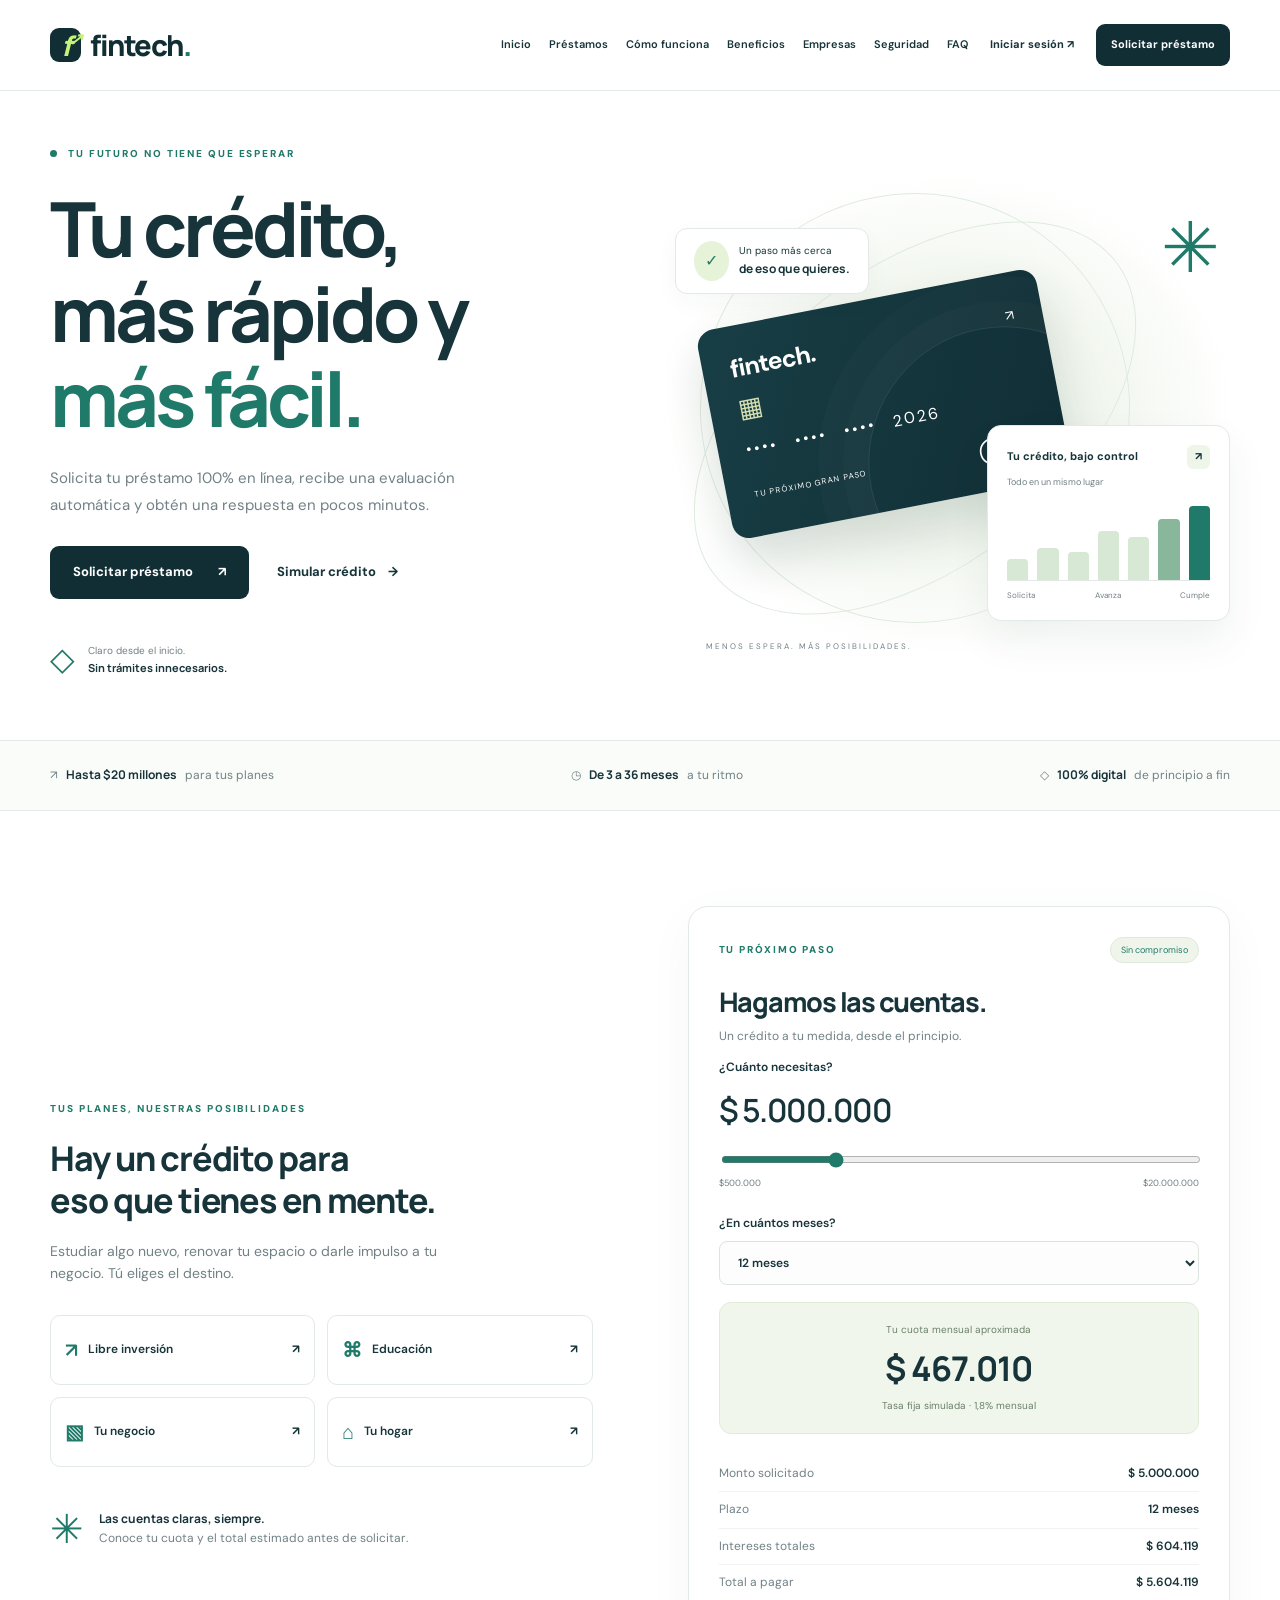
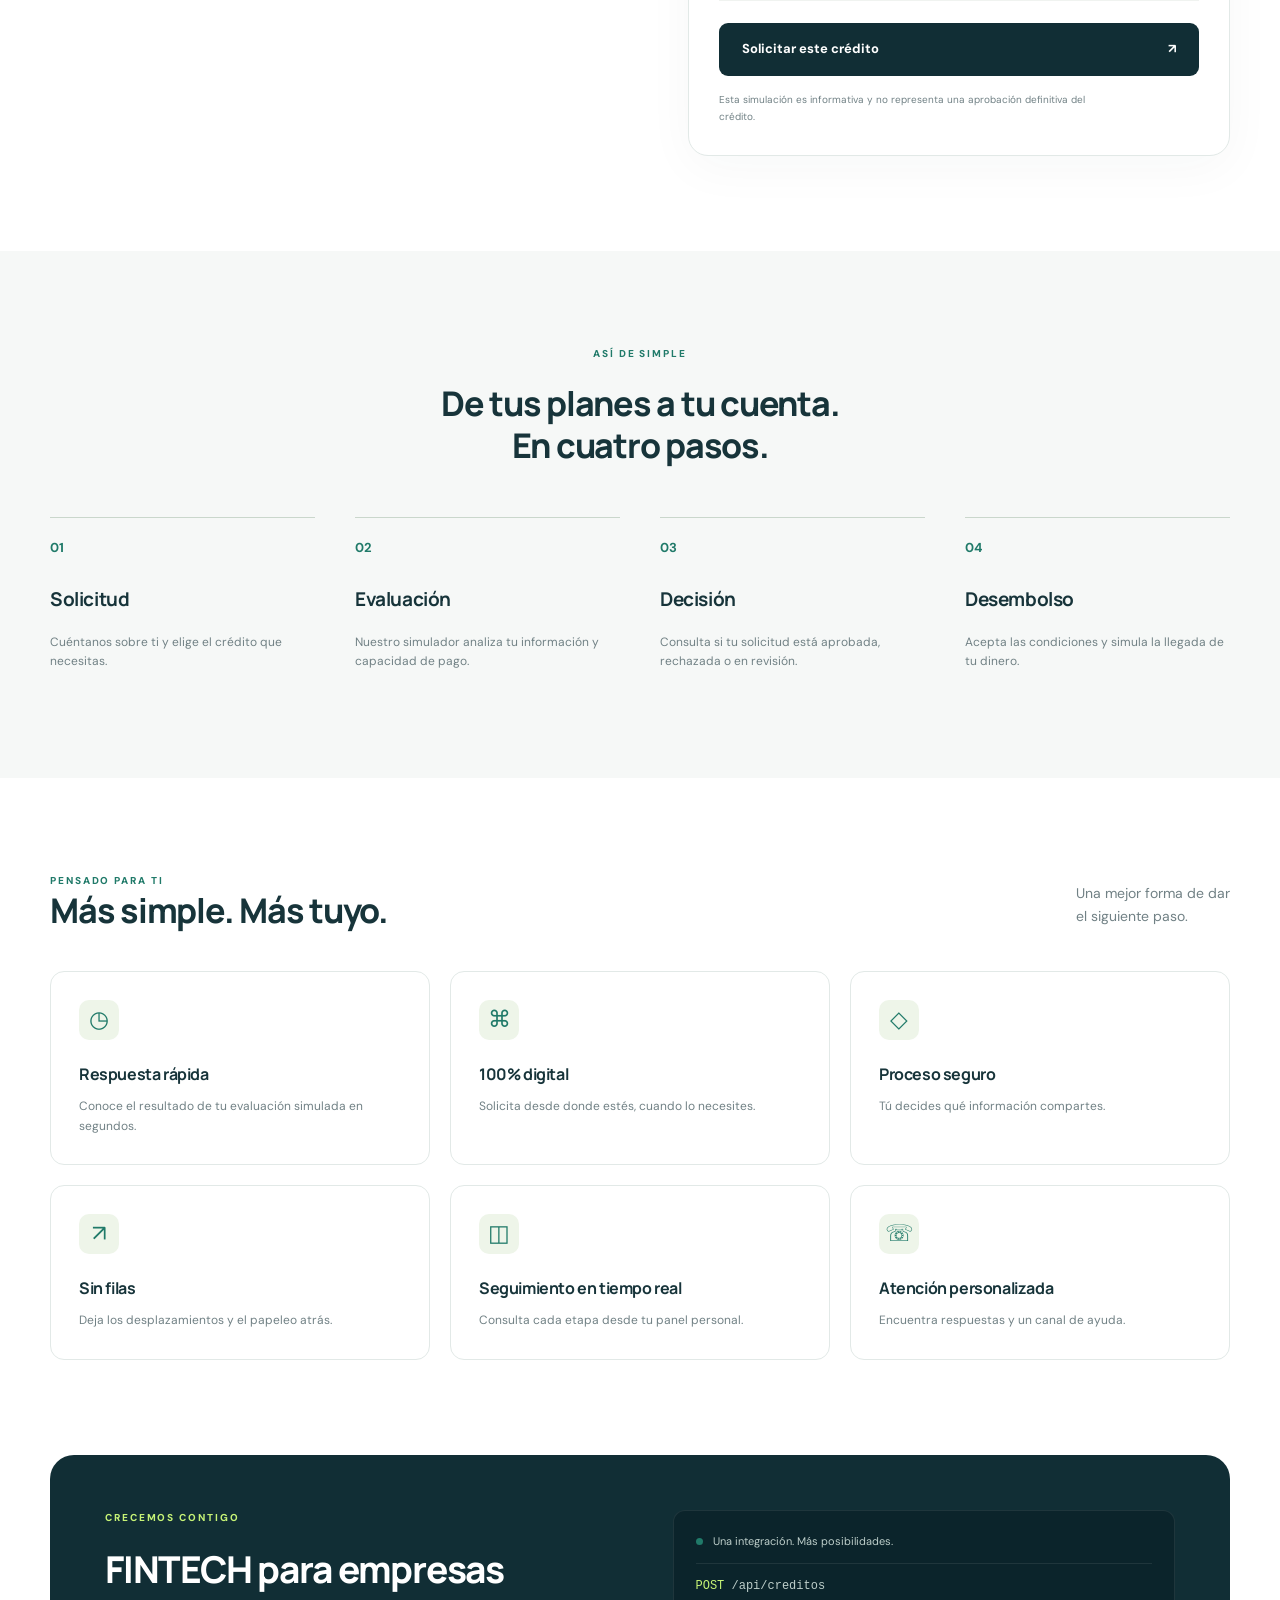
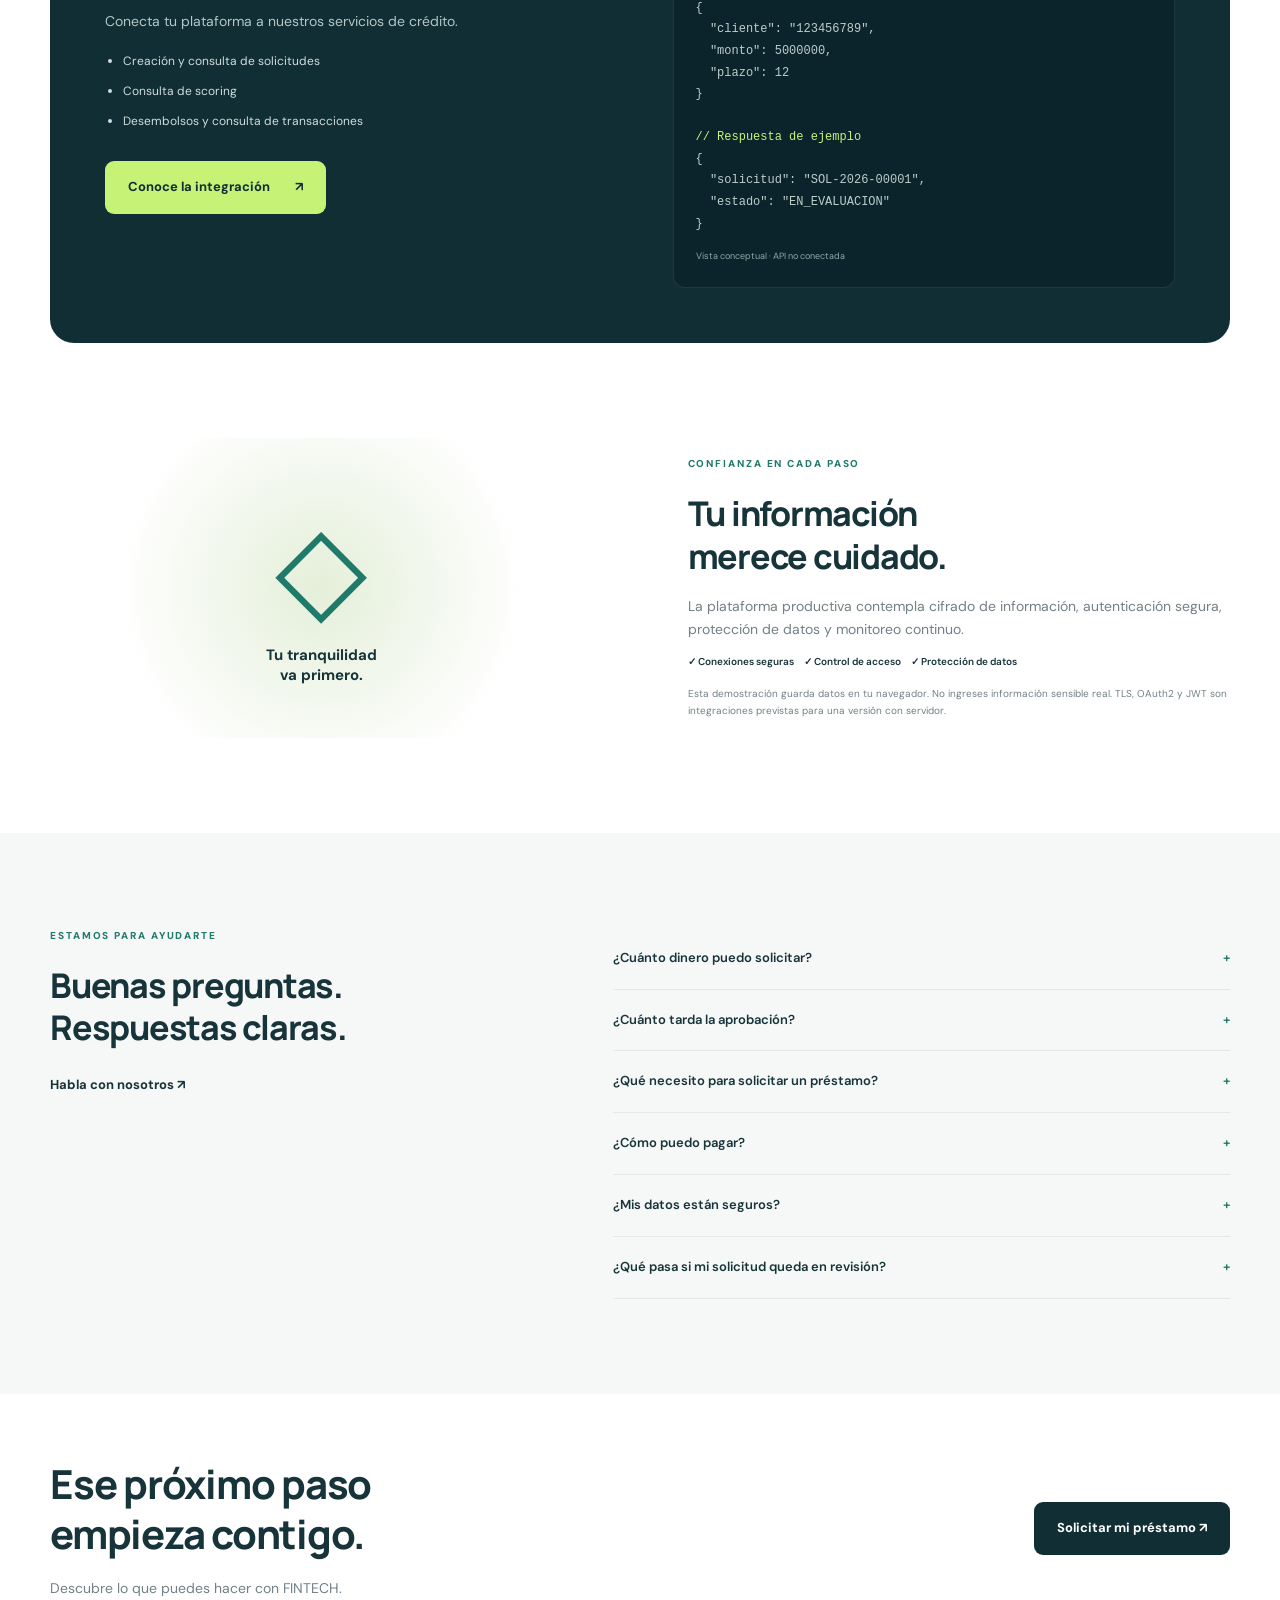
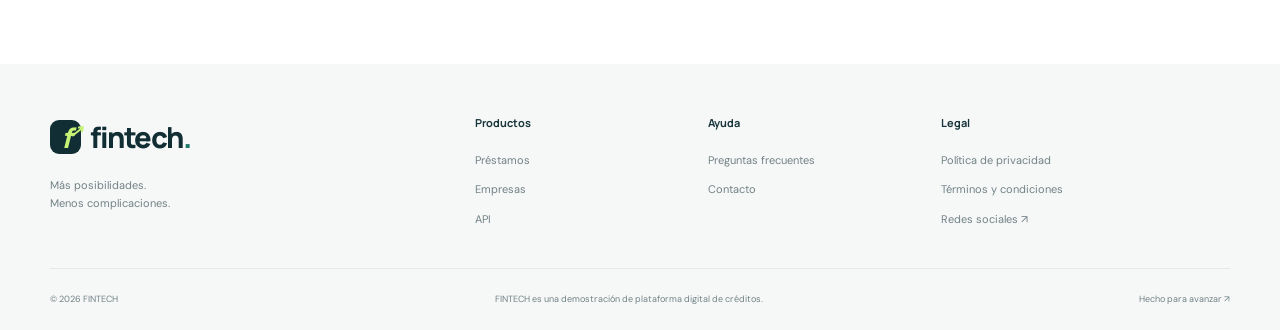
<file: index.html>
<!DOCTYPE html>
<html lang="es">
<head>
  <meta charset="UTF-8">
  <meta name="viewport" content="width=device-width, initial-scale=1.0">
  <meta name="theme-color" content="#112e35">
  <meta name="description" content="FINTECH: demostración de créditos digitales. Simula tu préstamo y gestiona solicitudes, desembolsos y pagos.">
  <title>Créditos para tus planes | FINTECH</title>
  <link rel="icon" href="favicon.svg" type="image/svg+xml">
  <link rel="stylesheet" href="css/styles.css">
  <script defer src="js/store.js"></script>
  <script defer src="js/auth.js"></script>
  <script defer src="js/prestamos.js"></script>
  <script defer src="js/admin.js"></script>
  <script defer src="js/app.js"></script>
</head>
<body data-page="landing">
  <div id="app"><div class="loading"><div class="spinner"></div><p>Cargando tu próximo paso…</p></div></div>
  <noscript>Activa JavaScript para usar FINTECH.</noscript>
</body>
</html>
</file>
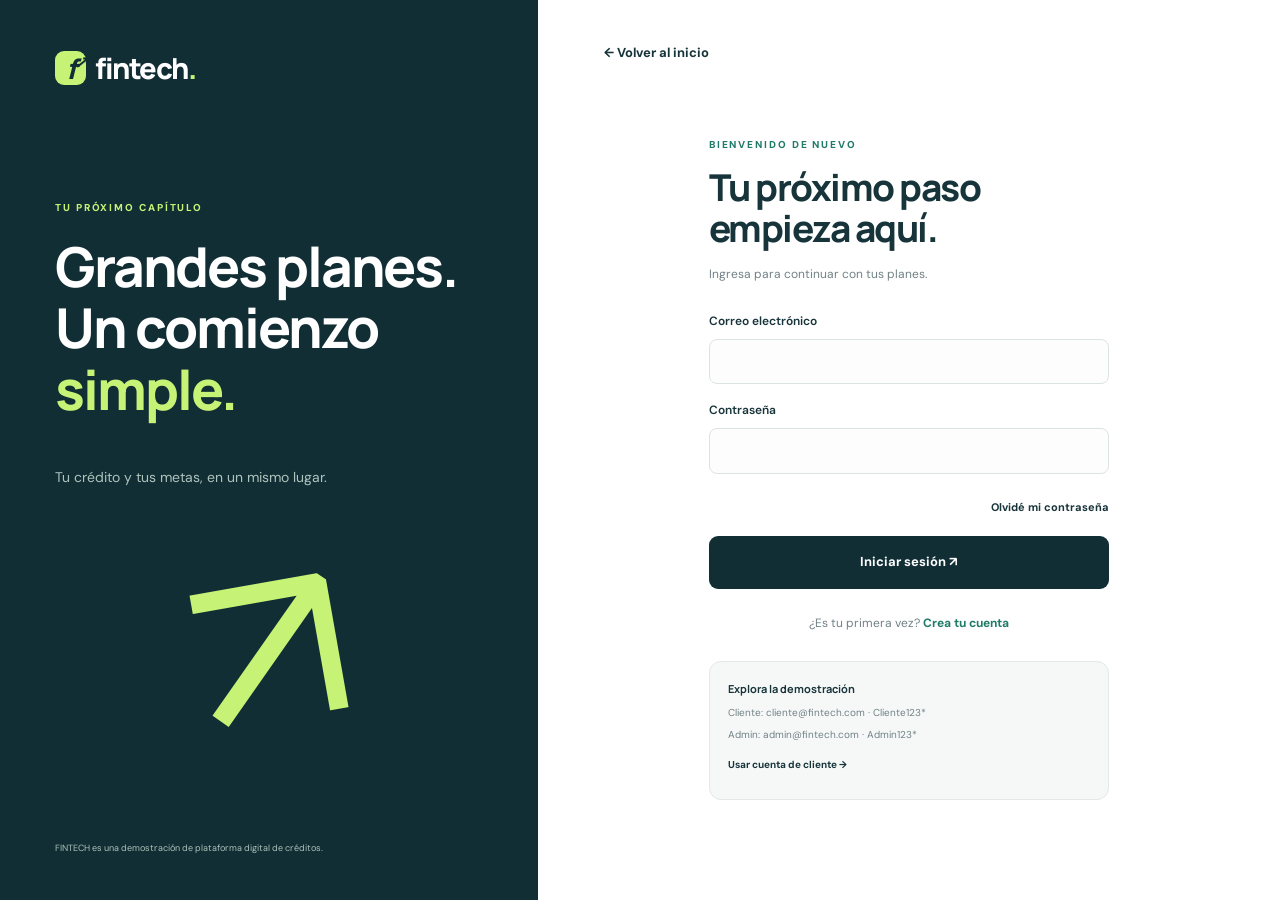
<file: admin.html>
<!DOCTYPE html>
<html lang="es">
<head>
  <meta charset="UTF-8">
  <meta name="viewport" content="width=device-width, initial-scale=1.0">
  <meta name="theme-color" content="#112e35">
  <meta name="description" content="FINTECH: demostración de créditos digitales. Simula tu préstamo y gestiona solicitudes, desembolsos y pagos.">
  <title>Administración | FINTECH</title>
  <link rel="icon" href="favicon.svg" type="image/svg+xml">
  <link rel="stylesheet" href="css/styles.css">
  <script defer src="js/store.js"></script>
  <script defer src="js/auth.js"></script>
  <script defer src="js/prestamos.js"></script>
  <script defer src="js/admin.js"></script>
  <script defer src="js/app.js"></script>
</head>
<body data-page="admin">
  <div id="app"><div class="loading"><div class="spinner"></div><p>Cargando tu próximo paso…</p></div></div>
  <noscript>Activa JavaScript para usar FINTECH.</noscript>
</body>
</html>
</file>
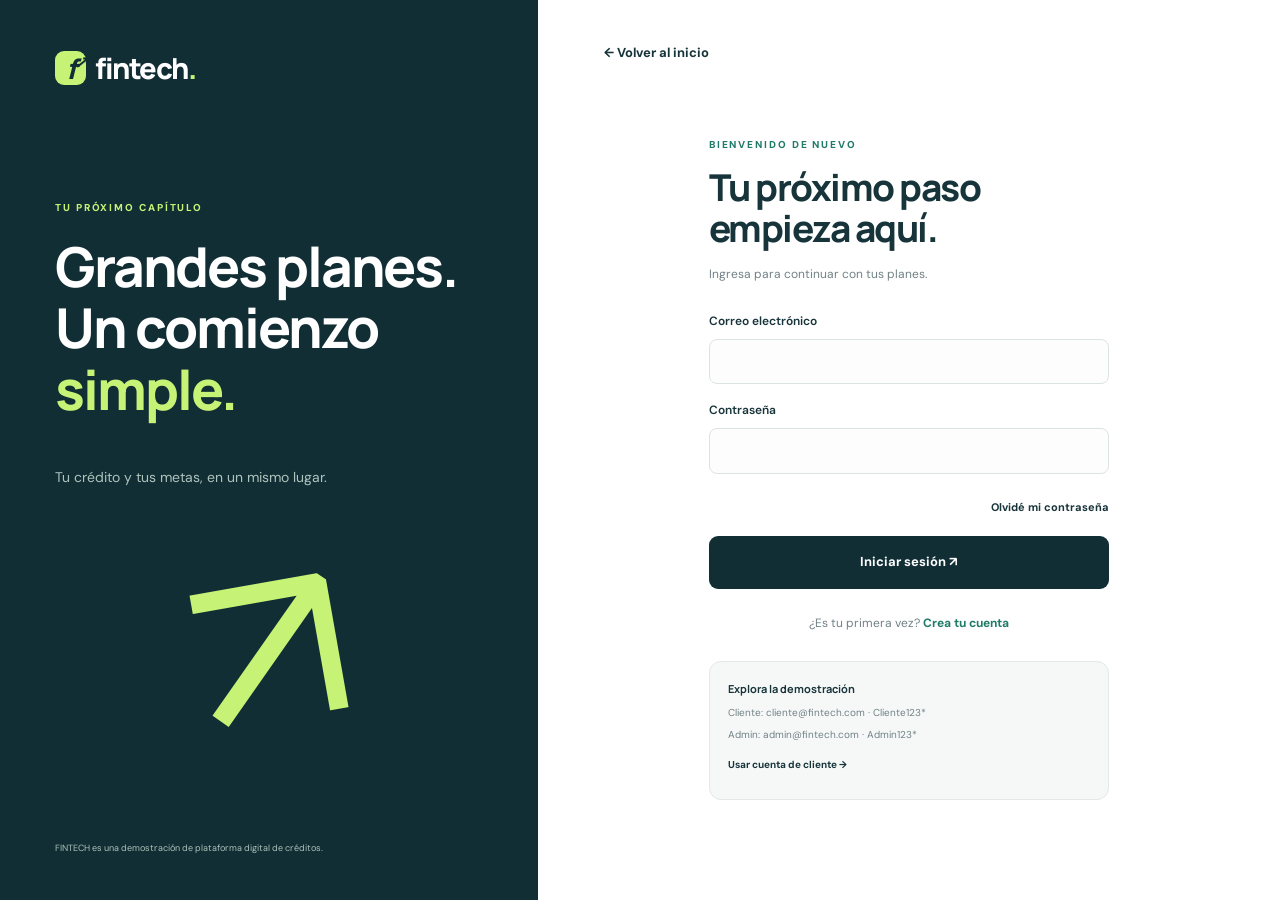
<file: dashboard.html>
<!DOCTYPE html>
<html lang="es">
<head>
  <meta charset="UTF-8">
  <meta name="viewport" content="width=device-width, initial-scale=1.0">
  <meta name="theme-color" content="#112e35">
  <meta name="description" content="FINTECH: demostración de créditos digitales. Simula tu préstamo y gestiona solicitudes, desembolsos y pagos.">
  <title>Mi espacio | FINTECH</title>
  <link rel="icon" href="favicon.svg" type="image/svg+xml">
  <link rel="stylesheet" href="css/styles.css">
  <script defer src="js/store.js"></script>
  <script defer src="js/auth.js"></script>
  <script defer src="js/prestamos.js"></script>
  <script defer src="js/admin.js"></script>
  <script defer src="js/app.js"></script>
</head>
<body data-page="home">
  <div id="app"><div class="loading"><div class="spinner"></div><p>Cargando tu próximo paso…</p></div></div>
  <noscript>Activa JavaScript para usar FINTECH.</noscript>
</body>
</html>
</file>
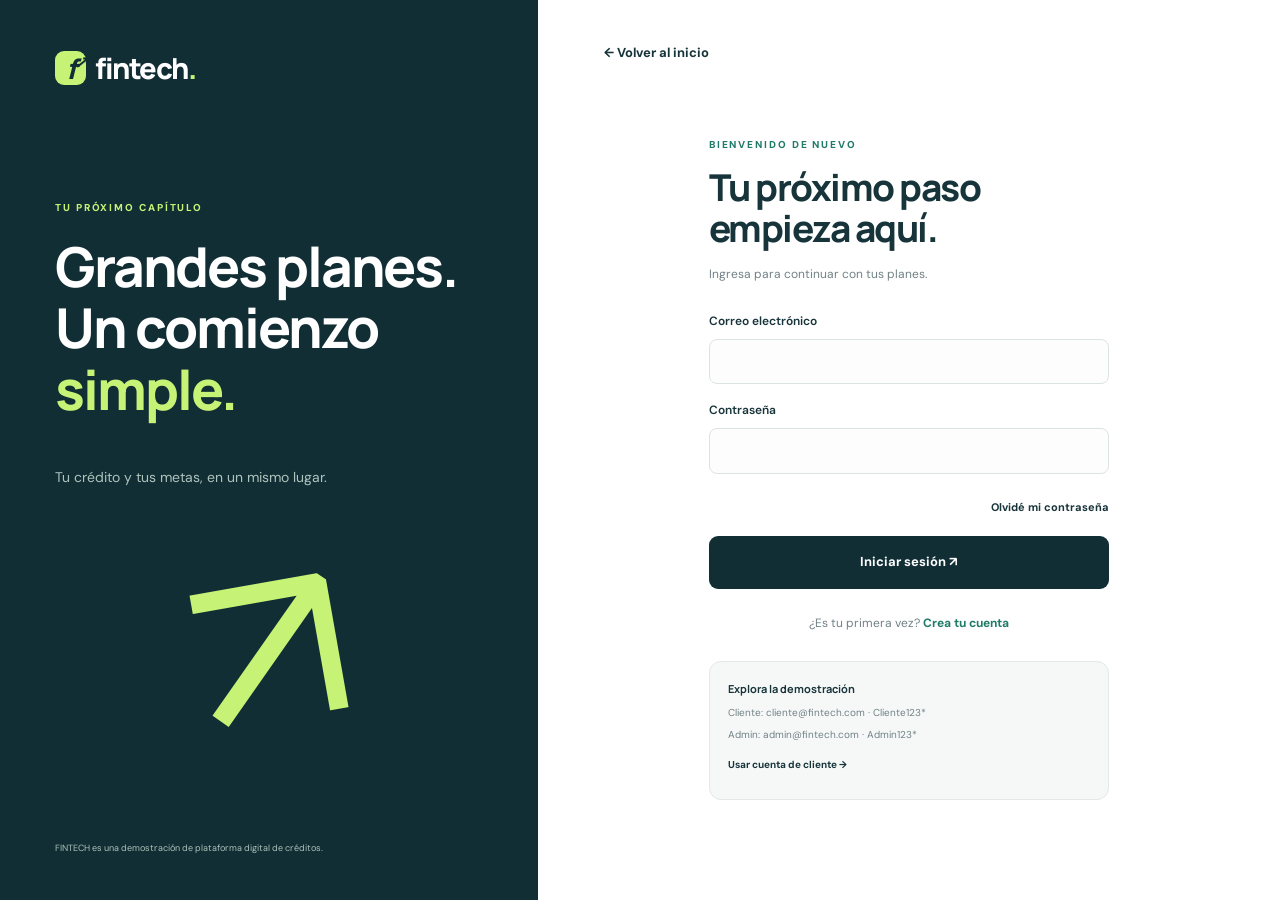
<file: login.html>
<!DOCTYPE html>
<html lang="es">
<head>
  <meta charset="UTF-8">
  <meta name="viewport" content="width=device-width, initial-scale=1.0">
  <meta name="theme-color" content="#112e35">
  <meta name="description" content="FINTECH: demostración de créditos digitales. Simula tu préstamo y gestiona solicitudes, desembolsos y pagos.">
  <title>Iniciar sesión | FINTECH</title>
  <link rel="icon" href="favicon.svg" type="image/svg+xml">
  <link rel="stylesheet" href="css/styles.css">
  <script defer src="js/store.js"></script>
  <script defer src="js/auth.js"></script>
  <script defer src="js/prestamos.js"></script>
  <script defer src="js/admin.js"></script>
  <script defer src="js/app.js"></script>
</head>
<body data-page="login">
  <div id="app"><div class="loading"><div class="spinner"></div><p>Cargando tu próximo paso…</p></div></div>
  <noscript>Activa JavaScript para usar FINTECH.</noscript>
</body>
</html>
</file>
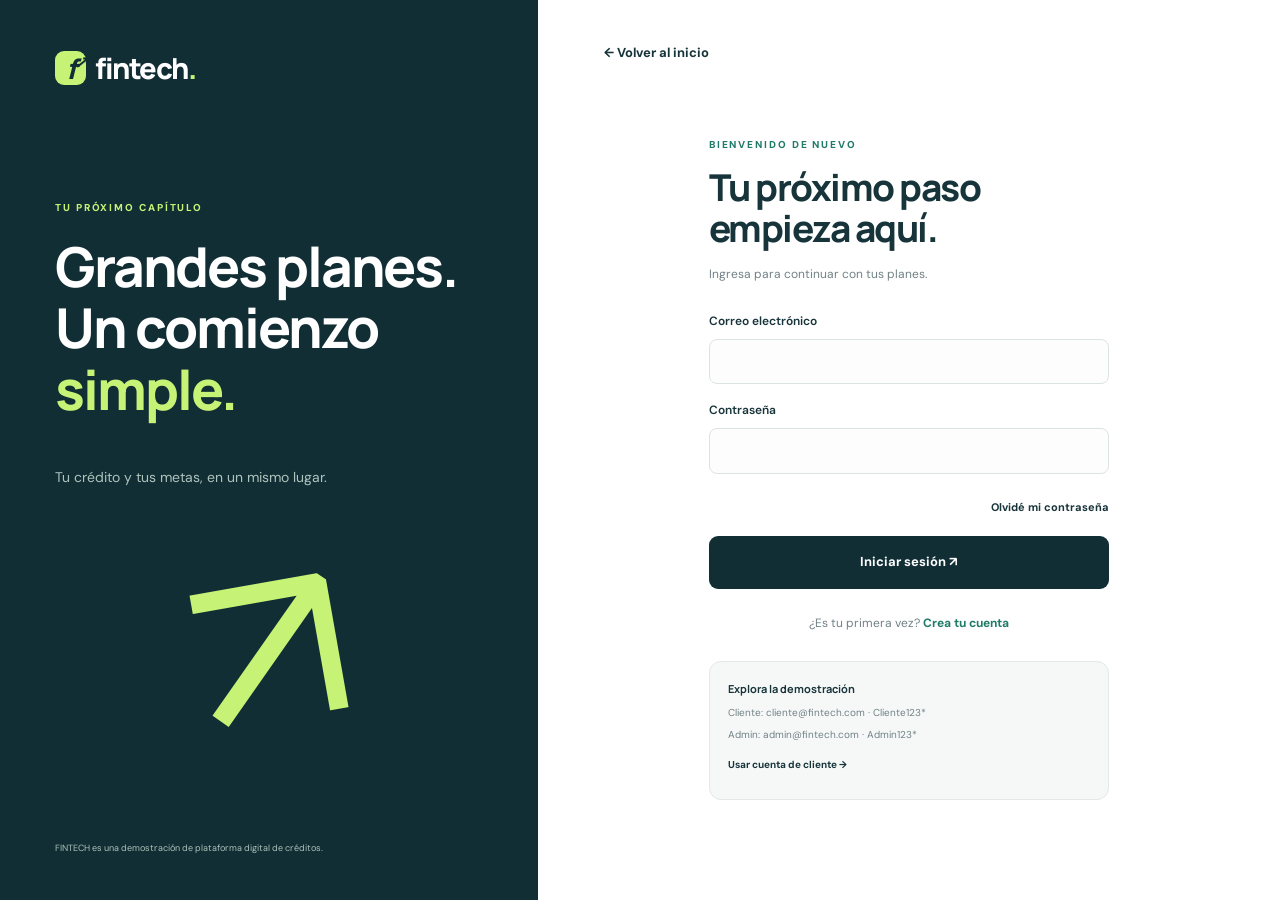
<file: mis-prestamos.html>
<!DOCTYPE html>
<html lang="es">
<head>
  <meta charset="UTF-8">
  <meta name="viewport" content="width=device-width, initial-scale=1.0">
  <meta name="theme-color" content="#112e35">
  <meta name="description" content="FINTECH: demostración de créditos digitales. Simula tu préstamo y gestiona solicitudes, desembolsos y pagos.">
  <title>Mis préstamos | FINTECH</title>
  <link rel="icon" href="favicon.svg" type="image/svg+xml">
  <link rel="stylesheet" href="css/styles.css">
  <script defer src="js/store.js"></script>
  <script defer src="js/auth.js"></script>
  <script defer src="js/prestamos.js"></script>
  <script defer src="js/admin.js"></script>
  <script defer src="js/app.js"></script>
</head>
<body data-page="loans">
  <div id="app"><div class="loading"><div class="spinner"></div><p>Cargando tu próximo paso…</p></div></div>
  <noscript>Activa JavaScript para usar FINTECH.</noscript>
</body>
</html>
</file>
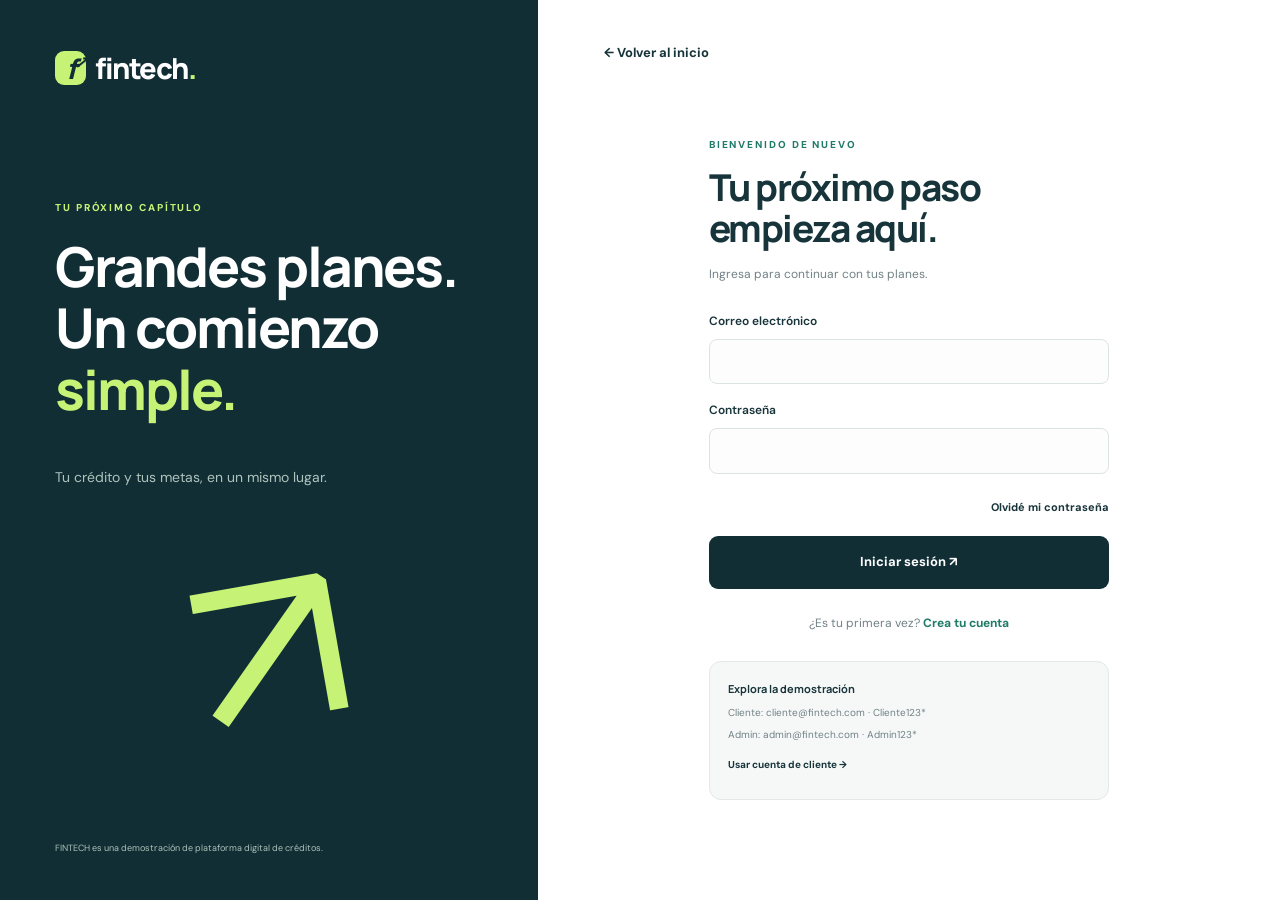
<file: perfil.html>
<!DOCTYPE html>
<html lang="es">
<head>
  <meta charset="UTF-8">
  <meta name="viewport" content="width=device-width, initial-scale=1.0">
  <meta name="theme-color" content="#112e35">
  <meta name="description" content="FINTECH: demostración de créditos digitales. Simula tu préstamo y gestiona solicitudes, desembolsos y pagos.">
  <title>Mi perfil | FINTECH</title>
  <link rel="icon" href="favicon.svg" type="image/svg+xml">
  <link rel="stylesheet" href="css/styles.css">
  <script defer src="js/store.js"></script>
  <script defer src="js/auth.js"></script>
  <script defer src="js/prestamos.js"></script>
  <script defer src="js/admin.js"></script>
  <script defer src="js/app.js"></script>
</head>
<body data-page="profile">
  <div id="app"><div class="loading"><div class="spinner"></div><p>Cargando tu próximo paso…</p></div></div>
  <noscript>Activa JavaScript para usar FINTECH.</noscript>
</body>
</html>
</file>
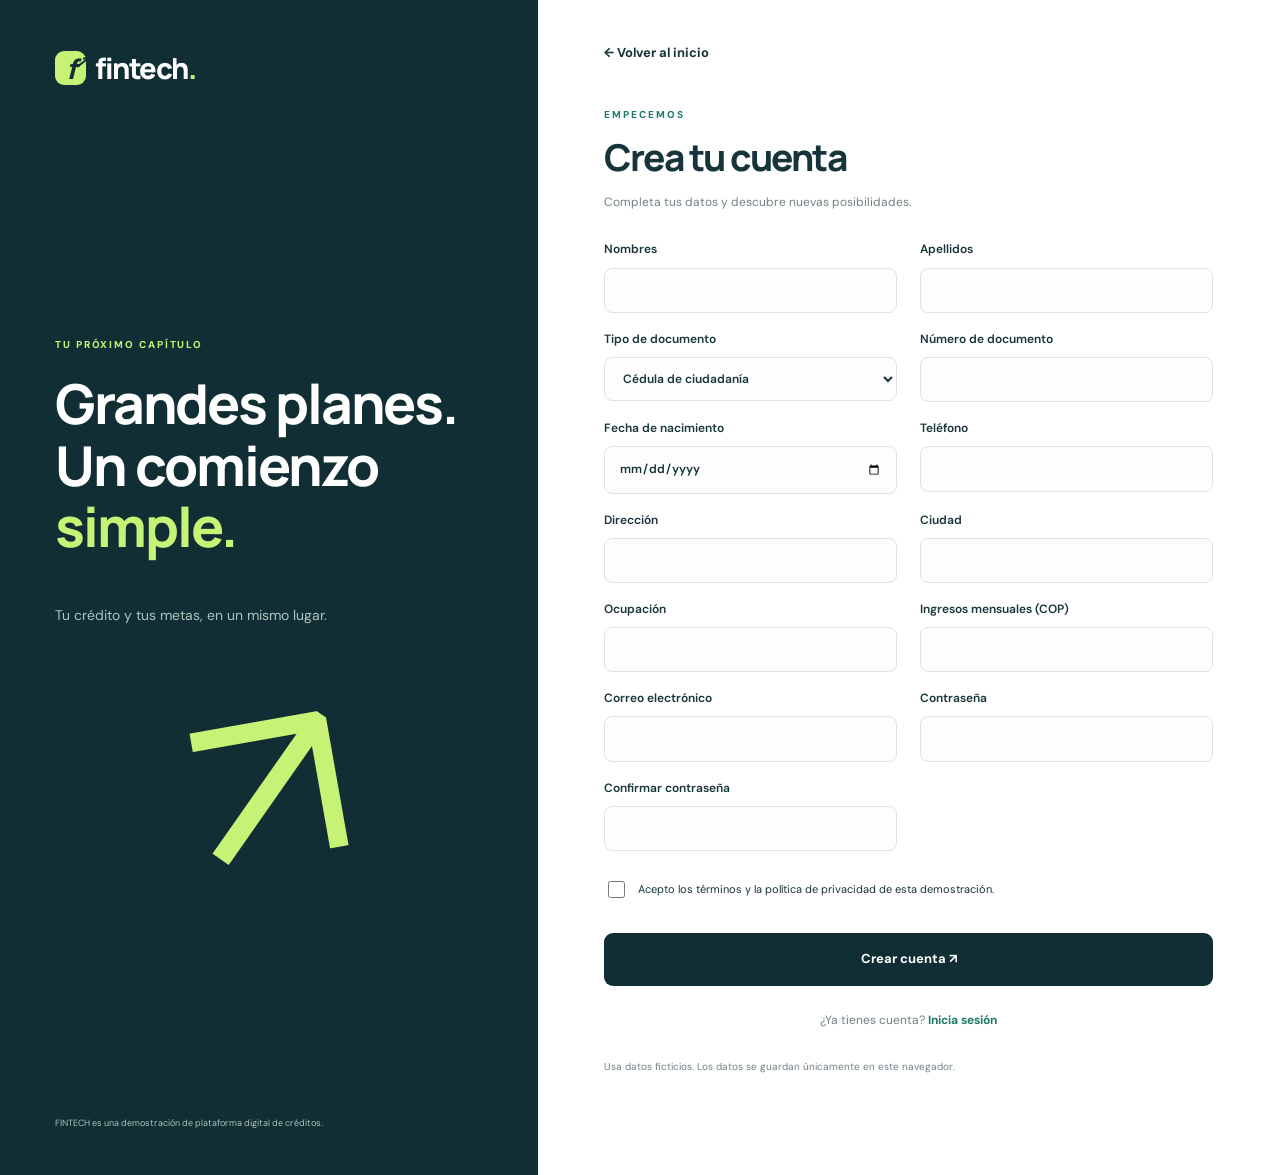
<file: registro.html>
<!DOCTYPE html>
<html lang="es">
<head>
  <meta charset="UTF-8">
  <meta name="viewport" content="width=device-width, initial-scale=1.0">
  <meta name="theme-color" content="#112e35">
  <meta name="description" content="FINTECH: demostración de créditos digitales. Simula tu préstamo y gestiona solicitudes, desembolsos y pagos.">
  <title>Crear cuenta | FINTECH</title>
  <link rel="icon" href="favicon.svg" type="image/svg+xml">
  <link rel="stylesheet" href="css/styles.css">
  <script defer src="js/store.js"></script>
  <script defer src="js/auth.js"></script>
  <script defer src="js/prestamos.js"></script>
  <script defer src="js/admin.js"></script>
  <script defer src="js/app.js"></script>
</head>
<body data-page="register">
  <div id="app"><div class="loading"><div class="spinner"></div><p>Cargando tu próximo paso…</p></div></div>
  <noscript>Activa JavaScript para usar FINTECH.</noscript>
</body>
</html>
</file>
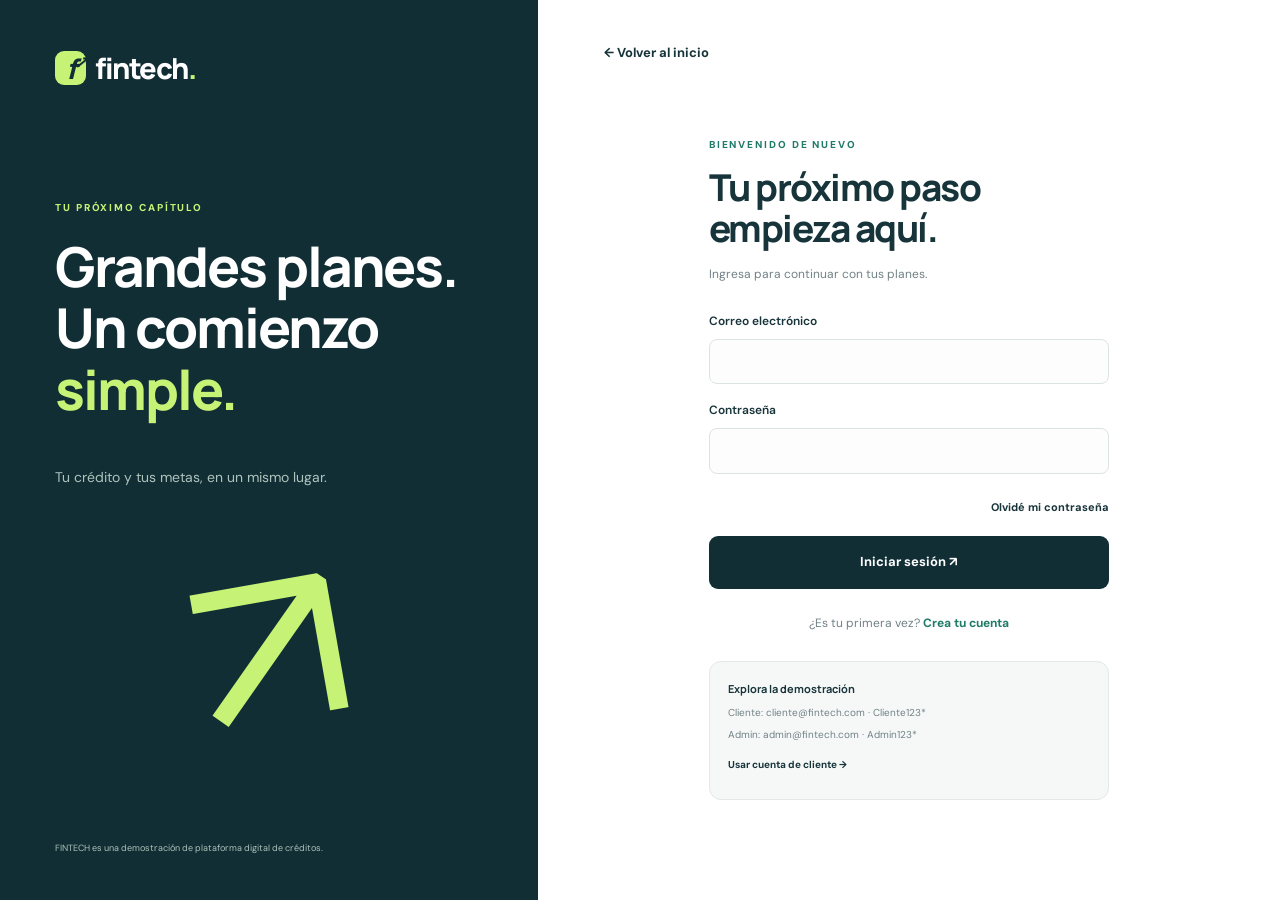
<file: solicitar-prestamo.html>
<!DOCTYPE html>
<html lang="es">
<head>
  <meta charset="UTF-8">
  <meta name="viewport" content="width=device-width, initial-scale=1.0">
  <meta name="theme-color" content="#112e35">
  <meta name="description" content="FINTECH: demostración de créditos digitales. Simula tu préstamo y gestiona solicitudes, desembolsos y pagos.">
  <title>Solicitar préstamo | FINTECH</title>
  <link rel="icon" href="favicon.svg" type="image/svg+xml">
  <link rel="stylesheet" href="css/styles.css">
  <script defer src="js/store.js"></script>
  <script defer src="js/auth.js"></script>
  <script defer src="js/prestamos.js"></script>
  <script defer src="js/admin.js"></script>
  <script defer src="js/app.js"></script>
</head>
<body data-page="request">
  <div id="app"><div class="loading"><div class="spinner"></div><p>Cargando tu próximo paso…</p></div></div>
  <noscript>Activa JavaScript para usar FINTECH.</noscript>
</body>
</html>
</file>
<file: css/styles.css>
@import url('https://fonts.googleapis.com/css2?family=DM+Sans:wght@400;500;600;700&family=Manrope:wght@400;500;600;650;700;750;800&display=swap');
:root{--navy:#112e35;--blue:#164a58;--mint:#c6f376;--teal:#207a69;--ink:#17343a;--muted:#718185;--line:#e2e9e7;--bg:#f6f8f7;--radius:20px}*{box-sizing:border-box}html{scroll-behavior:smooth;scroll-padding-top:100px}body{margin:0;color:var(--ink);background:#fff;font-family:'DM Sans',sans-serif;font-size:14px;line-height:1.6}h1,h2,h3,.brand,strong{font-family:Manrope,sans-serif}h1,h2,h3,p{margin-top:0}h1{font-size:58px;line-height:1.12;letter-spacing:-2.8px;font-weight:750}h2{font-size:34px;line-height:1.25;letter-spacing:-1.25px;font-weight:750;margin-bottom:18px}h3{font-size:19px;letter-spacing:-.4px}p{color:var(--muted)}a{color:inherit;text-decoration:none}button,input,select{font:inherit}button,a,input,select,summary{ -webkit-tap-highlight-color:transparent}button{cursor:pointer}button:disabled{cursor:wait;opacity:.6}button:focus-visible,a:focus-visible,summary:focus-visible{outline:3px solid #67bba0;outline-offset:4px}button{border:0}a,button{transition:background .2s,transform .2s}button:hover,.button:hover{filter:brightness(.95)}.container{width:min(1180px,calc(100% - 80px));margin:auto}.section{padding:95px 0}.pale{background:var(--bg)}.eyebrow{font-size:10px;letter-spacing:1.9px;font-weight:800;color:var(--teal);display:block;margin-bottom:20px}.brand{font-size:29px;font-weight:800;letter-spacing:-1.5px;display:inline-flex;align-items:center;gap:9px;color:var(--navy)}.brand-dot{color:var(--teal);margin-left:-9px}.brand-mark{width:31px;height:34px;border-radius:9px;background:var(--navy);color:var(--mint);font-size:28px;line-height:35px;text-align:center;position:relative;font-style:italic}.brand-mark span{font-size:17px;position:absolute;right:0;top:-7px}.site-header{border-bottom:1px solid var(--line);background:#fff}.header-inner{height:90px;display:flex;align-items:center;gap:22px}.site-nav{display:flex;gap:18px;margin-left:auto;font-size:11px;font-weight:600}.site-nav a:hover{color:var(--teal)}.login-link{font-size:11px;font-weight:700;white-space:nowrap}.button{display:inline-flex;justify-content:center;align-items:center;gap:25px;background:var(--navy);color:#fff;border-radius:9px;padding:16px 23px;font-size:13px;font-weight:700;white-space:nowrap}.button span{margin-left:auto}.button.small{padding:12px 15px;font-size:11px}.button.secondary{color:var(--ink);background:#eef2f0}.button.mint{background:var(--mint);color:var(--navy)}.button.full{width:100%}.text-button{display:inline-flex;align-items:center;gap:12px;background:none;color:var(--ink);font-weight:700;font-size:13px;padding:8px 0}.icon-button{background:transparent;font-size:23px;color:var(--ink);padding:5px 10px}.mobile-toggle{display:none}.hero{display:grid;grid-template-columns:1fr 1fr;align-items:center;min-height:635px;gap:60px;padding-top:55px;padding-bottom:55px}.hero h1{font-size:76px;letter-spacing:-4px;margin:24px 0}.hero h1>span{color:var(--teal)}.hero-copy>p{font-size:15px;max-width:410px;line-height:1.8}.actions{display:flex;align-items:center;gap:28px;margin-top:27px;flex-wrap:wrap}.status-dot{display:inline-block;width:7px;height:7px;background:var(--teal);border-radius:50%;margin-right:7px}.hero-trust{display:flex;gap:13px;align-items:center;margin-top:35px;font-size:10px;color:var(--muted)}.hero-trust strong{font-size:11px;color:var(--ink)}.shield{font-size:32px;color:var(--teal)}.hero-art{height:475px;position:relative;background:radial-gradient(ellipse at center,#eaf3e8 0, #f1f6ee 38%,#fff 72%)}.orbit{position:absolute;border:1px solid #dfebdf;border-radius:50%;width:430px;height:430px;left:30px;top:15px;transform:rotate(-25deg)}.orbit-two{width:510px;height:300px;left:-10px;top:90px;transform:rotate(-38deg)}.art-spark{position:absolute;font-size:70px;right:10px;top:15px;color:var(--teal)}.bank-card{position:absolute;z-index:2;background:linear-gradient(115deg,#183e45,#112e35);color:white;width:345px;height:212px;border-radius:17px;left:42px;top:120px;padding:23px 28px;transform:rotate(-11deg);box-shadow:0 25px 45px #19393225;overflow:hidden}.bank-card:after{content:'';position:absolute;width:270px;height:270px;border:1px solid #ffffff18;border-radius:50%;right:-70px;top:50px;box-shadow:0 0 0 25px #ffffff04,0 0 0 50px #ffffff04}.card-logo{font-size:25px;font-weight:700;letter-spacing:-1px}.chip{font-size:26px;color:#d6dfb1}.card-number{letter-spacing:2px;font-size:16px;margin:7px 0 12px}.bank-card .section-head{margin:0}.bank-card .section-head:last-child{font-size:8px;letter-spacing:1px}.card-circles{font-size:27px}.floating-label{position:absolute;top:50px;left:5px;display:flex;gap:10px;align-items:center;background:#fff;border:1px solid var(--line);border-radius:12px;padding:12px 18px;font-size:10px;box-shadow:0 8px 25px #18393209;z-index:3}.floating-label strong{display:block;font-size:12px}.check-circle{background:#e7f3d8;color:var(--teal);border-radius:50%;padding:7px 11px;font-size:16px}.mini-dashboard{position:absolute;right:0;bottom:32px;width:243px;height:196px;background:#fff;border:1px solid var(--line);border-radius:14px;padding:19px;box-shadow:0 20px 40px #163b3610;z-index:3}.mini-dashboard .section-head{font-size:11px;font-weight:700;margin:0}.mini-dashboard small{font-size:9px;color:var(--muted)}.mini-icon{background:#eef5e9;padding:3px 8px;border-radius:6px}.chart-bars{height:90px;display:flex;gap:9px;align-items:end;padding-top:15px;border-bottom:1px solid var(--line)}.chart-bars i{flex:1;background:#d7e8d5;border-radius:4px 4px 0 0}.chart-bars i:nth-last-child(2){background:#88b79b}.chart-bars i:last-child{background:var(--teal)}.chart-labels{display:flex;justify-content:space-between;font-size:8px;color:var(--muted);margin-top:8px}.art-caption{position:absolute;bottom:0;left:36px;letter-spacing:2px;font-size:8px;color:var(--muted)}.feature-strip{border-top:1px solid var(--line);border-bottom:1px solid var(--line);background:#fafcf9}.feature-strip .container{display:flex;justify-content:space-between;padding:24px 0;gap:20px}.feature-strip span{font-size:12px;color:var(--muted)}.feature-strip strong{color:var(--ink);margin:0 5px}.loan-section{display:grid;grid-template-columns:1fr 1fr;gap:95px;align-items:center}.loan-section>div>p{max-width:400px}.purpose-grid{display:grid;grid-template-columns:1fr 1fr;gap:12px;margin:30px 0}.purpose{display:flex;align-items:center;gap:10px;border:1px solid var(--line);padding:18px 14px;border-radius:10px;font-size:12px;font-weight:600}.purpose>span{font-size:20px;color:var(--teal)}.purpose b{margin-left:auto}.purpose:hover{background:var(--bg)}.note{display:flex;gap:15px;align-items:center}.note>span{font-size:40px;color:var(--teal)}.note p{font-size:12px;margin:0}.note strong{color:var(--ink)}.card{padding:28px;border:1px solid var(--line);border-radius:var(--radius);background:#fff;margin-bottom:24px;box-shadow:0 5px 20px #19393203;min-width:0}.simulator{box-shadow:0 12px 50px #18393209;margin:0;padding:30px}.section-head{display:flex;justify-content:space-between;align-items:center;gap:20px;margin-bottom:22px}.section-head h2{margin-bottom:4px}.section-head p{margin-bottom:0}.section-head .eyebrow{margin:0}.simulator h2{font-size:27px;margin-bottom:8px}.simulator>p{font-size:12px}.pill,.demo-pill{background:#eff5eb;border:1px solid #dfe9db;border-radius:30px;padding:5px 10px;font-size:9px;color:var(--teal);white-space:nowrap}.field{display:flex;flex-direction:column;gap:8px;font-size:12px;font-weight:600;margin-bottom:17px;color:var(--ink);min-width:0}input,select{width:100%;min-width:0;border:1px solid #dce4e0;border-radius:8px;background:#fcfdfc;padding:12px 14px;color:var(--ink);outline:none}input:focus,select:focus{border-color:var(--teal);box-shadow:0 0 0 3px #207a6910}input[type=range]{padding:0;accent-color:var(--teal);height:7px;margin-top:12px;box-shadow:none}input[type=checkbox],input[type=radio]{width:17px;height:17px;accent-color:var(--teal);flex-shrink:0}.amount-display{font-family:Manrope,sans-serif;font-size:32px;letter-spacing:-1.5px}.range-labels{display:flex;justify-content:space-between;color:var(--muted);font-size:9px;margin-top:-6px;margin-bottom:23px}.estimate{background:#f0f6ec;border:1px solid #e1ecd8;border-radius:12px;padding:19px;text-align:center;display:flex;flex-direction:column;gap:3px;font-size:10px;color:#6b806a}.estimate strong{font-size:34px;color:var(--ink);letter-spacing:-1px}.summary{margin:22px 0;font-size:12px}.summary>div{display:flex;justify-content:space-between;gap:20px;padding:8px 0;border-bottom:1px solid #f0f3f0}.summary dt{color:var(--muted)}.summary dd{margin:0;font-weight:600;text-align:right;overflow-wrap:anywhere}.fine{font-size:10px!important;line-height:1.7;margin-top:15px;margin-bottom:0;color:var(--muted)}.center{text-align:center}.steps{display:grid;grid-template-columns:repeat(4,1fr);gap:40px;margin-top:50px}.step-number{display:block;color:var(--teal);font-size:13px;font-weight:700;border-top:1px solid #cad7cc;padding-top:20px;margin-bottom:25px}.steps p{font-size:12px}.benefits{display:grid;grid-template-columns:repeat(3,1fr);gap:20px;margin-top:35px}.benefit{padding:28px;border:1px solid var(--line);border-radius:14px}.benefit>span{display:flex;width:40px;height:40px;align-items:center;justify-content:center;background:#eef5e9;border-radius:10px;font-size:23px;color:var(--teal);margin-bottom:22px}.benefit h3{font-size:16px;margin-bottom:10px}.benefit p{font-size:12px;margin:0}.business{display:grid;grid-template-columns:1fr 1fr;gap:65px;padding:55px;border-radius:24px;background:var(--navy);color:white}.business .eyebrow{color:var(--mint)}.business p{color:#b3c7c6}.business h2{font-size:37px}.business ul{padding-left:18px;font-size:12px;color:#d0dddb;line-height:2.5;margin-bottom:25px}.code-card{background:#0b242b;border:1px solid #ffffff15;border-radius:12px;padding:22px;font-size:11px;color:#bdceca}.code-card>div{border-bottom:1px solid #ffffff15;padding-bottom:13px}.code-card pre{font-size:12px;line-height:1.8;overflow:auto}.code-card pre span{color:var(--mint)}.code-card small{font-size:9px;color:#8baba6}.security{display:grid;grid-template-columns:1fr 1fr;align-items:center;gap:95px}.security-art{background:radial-gradient(circle,#e4efd9,white 65%);height:300px;display:flex;align-items:center;justify-content:center;flex-direction:column;color:var(--teal);font-size:120px;line-height:1.3}.security-art span{font-size:15px;text-align:center;font-weight:700;color:var(--ink)}.security-tags{display:flex;gap:10px;flex-wrap:wrap;font-size:10px;font-weight:600}.faq-layout{display:grid;grid-template-columns:1fr 1.25fr;gap:70px}details{border-bottom:1px solid var(--line)}summary{cursor:pointer;font-size:13px;font-weight:600;padding:20px 0;display:flex;justify-content:space-between;gap:10px;list-style:none}summary::-webkit-details-marker{display:none}summary span{color:var(--teal)}details p{font-size:12px;padding-right:25px}details[open] summary span{transform:rotate(45deg)}.closing{padding:65px 0;display:flex;align-items:center;justify-content:space-between}.closing h2{font-size:40px}.closing p{margin:0}footer{background:var(--bg);padding-top:50px}.footer-grid{display:grid;grid-template-columns:2fr 1fr 1fr 1.5fr;gap:40px}.footer-grid>div{display:flex;align-items:flex-start;flex-direction:column;gap:12px;font-size:11px;color:var(--muted)}.footer-grid strong{color:var(--ink);margin-bottom:8px}.footer-grid p{margin-top:5px}.footer-grid button{padding:0;color:var(--muted);background:none;text-align:left;font-size:11px}.footer-bottom{border-top:1px solid var(--line);display:flex;justify-content:space-between;gap:20px;padding:23px 0;margin-top:40px;font-size:9px;color:var(--muted)}.app-layout{display:flex;min-height:100vh;background:var(--bg)}.sidebar{width:235px;flex-shrink:0;background:#fff;border-right:1px solid var(--line);padding:28px 20px;position:fixed;top:0;bottom:0;display:flex;flex-direction:column;z-index:20}.sidebar .brand{margin:0 12px 48px}.sidebar-label{font-size:8px;letter-spacing:1.5px;color:var(--muted);margin:0 12px 18px}.sidebar nav{display:flex;flex-direction:column;gap:7px}.sidebar nav a{padding:13px;border-radius:9px;font-size:12px;font-weight:600;display:flex;gap:15px;align-items:center}.sidebar nav a>span{font-size:19px}.sidebar nav a.active{background:#edf4e7;color:var(--teal)}.sidebar nav a:hover{background:var(--bg)}.sidebar-bottom{margin-top:auto;padding-top:25px}.sidebar-bottom>button{background:none;color:var(--muted);padding:15px 12px;font-size:12px}.sidebar-bottom>small{display:block;font-size:9px;color:var(--muted);padding-left:12px}.help-card{background:#f4f7f1;border-radius:12px;padding:16px;font-size:12px}.help-card span{font-weight:700}.help-card p{font-size:10px;margin:5px 0}.help-card button{background:none;padding:0;font-size:10px;font-weight:700;color:var(--teal)}.workspace{margin-left:235px;width:calc(100% - 235px)}.app-header{height:85px;border-bottom:1px solid var(--line);background:#fff;display:flex;align-items:center;justify-content:space-between;padding:0 38px;font-size:12px}.muted{color:var(--muted);margin-left:10px}.user-chip{display:flex;align-items:center;gap:12px}.avatar{width:34px;height:34px;display:inline-flex;align-items:center;justify-content:center;background:#e7efd9;border-radius:50%;font-weight:700}.demo-pill{margin-right:10px}.app-main{padding:38px;max-width:1600px;margin:auto}.page-title{margin-bottom:28px}.page-title .eyebrow{margin-bottom:10px}.page-title h1{font-size:35px;letter-spacing:-1.5px;margin-bottom:10px}.page-title p{font-size:12px;margin:0}.wave{color:var(--teal)}.stats{display:grid;grid-template-columns:repeat(4,minmax(0,1fr));gap:16px;margin-bottom:25px}.stat{background:#fff;border:1px solid var(--line);border-radius:15px;padding:21px;display:flex;flex-direction:column;gap:13px;min-width:0}.stat>span{font-size:10px;color:var(--muted);display:flex;justify-content:space-between;gap:7px}.stat strong{font-size:28px;letter-spacing:-1px;overflow-wrap:anywhere}.stat small,.stat a{font-size:9px;color:var(--muted)}.stat.dark{background:var(--navy);border-color:var(--navy);color:#fff}.stat.dark>span,.stat.dark small{color:#c3d4cd}.stat.dark a{color:var(--mint)}.dashboard-banner{background:#eaf1df;border:1px solid #dce6d0;border-radius:17px;padding:27px 30px;margin-bottom:28px;display:flex;gap:25px;align-items:center;position:relative;overflow:hidden}.dashboard-banner .eyebrow{font-size:8px;margin-bottom:9px}.dashboard-banner h2{font-size:25px;margin-bottom:8px}.dashboard-banner p{font-size:11px;margin:0}.dashboard-banner .button{margin-left:auto;z-index:1}.banner-art{font-size:130px;position:absolute;right:12%;bottom:-52px;color:#dce8cd;line-height:1}.app-main .section-head h2,.app-main .card>h2{font-size:20px;letter-spacing:-.6px}.app-main .section-head p{font-size:11px}.table-wrap{width:100%;overflow-x:auto}table{width:100%;border-collapse:collapse;white-space:nowrap;text-align:left;font-size:11px}th{color:var(--muted);font-size:9px;font-weight:500;background:#f8faf7}th,td{padding:17px 12px;border-bottom:1px solid #edf1ec}td small{display:block;font-size:9px;color:var(--muted)}.badge{display:inline-block;border-radius:20px;font-size:8px;font-weight:700;padding:5px 9px;letter-spacing:.3px;white-space:nowrap}.green{background:#e8f4e7;color:#287a58}.blue{background:#e9f0fa;color:#4378ac}.amber{background:#fcf2db;color:#9a7525}.red{background:#fbe9e6;color:#b64d4d}.positive{color:var(--teal)}.transaction-icon{background:#eff4e9;display:inline-block;padding:5px 10px;border-radius:8px;margin-right:10px;color:var(--teal)}.app-footer{font-size:9px;color:var(--muted);padding:0 38px 25px}.empty{text-align:center;padding:35px;color:var(--muted);font-size:13px}.empty .button{margin-top:20px}.form-grid{display:grid;grid-template-columns:1fr 1fr;gap:0 23px}.form-span{grid-column:1/-1}.checkbox{display:flex;align-items:center;gap:10px;font-size:11px;margin:10px 0 20px}.form-error{color:#b64d4d;font-size:12px}.auth-layout{display:grid;grid-template-columns:42% 58%;min-height:100vh}.auth-aside{background:var(--navy);color:white;padding:45px 55px;display:flex;flex-direction:column;justify-content:space-between;position:relative;overflow:hidden}.auth-aside .brand{color:#fff}.auth-aside .brand-mark{background:var(--mint);color:var(--navy)}.auth-aside .brand-dot{color:var(--mint)}.auth-aside .eyebrow{color:var(--mint);margin-top:70px}.auth-aside h1{font-size:55px;letter-spacing:-2px}.auth-aside h1 span{color:var(--mint)}.auth-aside p{color:#afc3bd}.auth-aside>small{font-size:9px;color:#adc2b9;z-index:1}.auth-illustration{font-size:250px;color:var(--mint);line-height:1.2;transform:rotate(-10deg);text-align:center}.auth-main{padding:35px 9%;background:#fff}.auth-form{max-width:400px;margin:65px auto}.auth-form.wide{max-width:650px;margin-top:35px}.auth-form h1{font-size:37px;letter-spacing:-1.5px;margin-bottom:15px}.auth-form>p{font-size:12px;margin-bottom:28px}.auth-form .eyebrow{margin-bottom:14px}.auth-switch{text-align:center;margin:25px 0}.auth-switch a{color:var(--teal);font-weight:700}.recovery{display:block;margin-left:auto;font-size:11px}.demo-credentials{background:var(--bg);border:1px solid var(--line);border-radius:12px;padding:18px;font-size:11px}.demo-credentials p{font-size:10px;margin:6px 0;overflow-wrap:anywhere}.demo-credentials button{font-size:10px}.wizard-steps{display:flex;gap:20px;margin:30px 0;justify-content:space-between}.wizard-steps>div{display:flex;align-items:center;gap:10px;font-size:11px;color:#95a39c}.wizard-steps span{display:flex;justify-content:center;align-items:center;width:30px;height:30px;border-radius:50%;border:1px solid var(--line);background:#fff}.wizard-steps .current{color:var(--teal);font-weight:600}.wizard-steps .current span{background:var(--teal);border-color:var(--teal);color:#fff}.wizard{max-width:850px;padding:35px}.wizard h2{margin-bottom:30px}.wizard .eyebrow{margin-bottom:10px}.wizard-actions{display:flex;justify-content:space-between;align-items:center;margin-top:25px;padding-top:23px;border-top:1px solid var(--line)}.loading,.result{text-align:center;padding:65px 30px}.spinner{width:45px;height:45px;border:3px solid #e4eddf;border-top-color:var(--teal);border-radius:50%;animation:spin 1s linear infinite;margin:20px auto 30px}@keyframes spin{to{transform:rotate(360deg)}}.result-icon{display:block;font-size:55px;color:var(--teal)}.result h1{font-size:32px;letter-spacing:-1px;margin-top:20px}.result-amount{font-size:40px;display:block;margin:20px}.result .actions{justify-content:center}.loan-metrics{display:grid;grid-template-columns:repeat(4,1fr);gap:20px;margin:25px 0}.loan-metrics span{font-size:10px;display:block;color:var(--muted);margin-bottom:8px}.loan-metrics strong{font-size:21px}.progress-label{display:flex;justify-content:space-between;font-size:10px;color:var(--muted)}progress{width:100%;height:7px;accent-color:var(--teal);border:0;border-radius:10px;margin:10px 0 20px}progress::-webkit-progress-bar{background:#edf1e9;border-radius:10px}progress::-webkit-progress-value{background:var(--teal);border-radius:10px}.payment-callout{display:flex;justify-content:space-between;align-items:center;padding:18px 22px;background:var(--bg);border-radius:12px;gap:20px}.payment-callout h3,.payment-callout p{margin:0}.payment-callout small{color:var(--muted);font-size:10px}.approved-card{display:flex;justify-content:space-between;align-items:center;gap:20px}.approved-card h2{margin:12px 0}.approved-card p{margin:0;font-size:12px}.profile-card{max-width:780px}.profile-heading{display:flex;gap:20px;align-items:center;padding-bottom:20px;border-bottom:1px solid var(--line)}.avatar.large{width:65px;height:65px;font-size:25px}.profile-heading h2{font-size:25px;margin:0}.profile-heading p{font-size:12px;margin:5px 0}.filters{display:flex;flex-wrap:wrap;gap:8px;margin-bottom:20px}.filters button{background:#f4f7f2;color:var(--muted);border:1px solid var(--line);padding:8px 12px;border-radius:7px;font-size:10px;text-transform:capitalize}.filters button.selected{background:var(--navy);color:white;border-color:var(--navy)}.admin-stats{grid-template-columns:repeat(3,1fr)}.admin-decisions{display:flex;flex-wrap:wrap;gap:15px;margin:25px 0 0;font-size:12px}.admin-decisions label{display:flex;align-items:center;gap:5px}dialog{width:min(560px,calc(100% - 30px));max-height:90vh;overflow:auto;border:1px solid var(--line);border-radius:20px;padding:28px;color:var(--ink);box-shadow:0 25px 100px #102e3540}dialog::backdrop{background:#0b252b80;backdrop-filter:blur(4px)}dialog h2{font-size:24px;letter-spacing:-.7px}dialog p{font-size:13px}.modal-actions{display:flex;justify-content:flex-end;gap:10px;margin-top:25px}#toasts{position:fixed;right:24px;bottom:24px;z-index:100;width:min(390px,calc(100% - 48px))}.toast{padding:17px 22px;background:var(--navy);color:#fff;border-left:4px solid var(--mint);box-shadow:0 10px 35px #0002;border-radius:10px;margin-top:10px;font-size:13px;animation:enter .2s ease}@keyframes enter{from{opacity:0;transform:translateY(10px)}to{opacity:1;transform:translateY(0)}}#sidebar-toggle{display:none}
@media(min-width:1450px){.hero{min-height:700px}.hero-art{transform:scale(1.08)}}
@media(max-width:1200px){.container{width:calc(100% - 60px)}.site-nav{gap:11px;font-size:10px}.header-inner{gap:16px}.header-cta{display:none}.hero{gap:25px}.hero h1{font-size:66px}.hero-art{transform:scale(.9);transform-origin:center}.loan-section{gap:50px}.stats{grid-template-columns:repeat(2,minmax(0,1fr))}.admin-stats{grid-template-columns:repeat(3,minmax(0,1fr))}.app-main{padding:28px}.stat strong{font-size:25px}.loan-metrics{grid-template-columns:repeat(2,1fr)}.auth-aside{padding:35px}.auth-aside h1{font-size:45px}.auth-main{padding:35px 6%}.business{gap:35px}}
@media(max-width:950px){.site-nav{display:none;position:absolute;top:80px;left:0;right:0;background:white;padding:25px 30px;z-index:10;box-shadow:0 15px 20px #0001;font-size:14px}.site-nav.open{display:flex;flex-direction:column;gap:15px}.mobile-toggle{display:block;margin-left:auto}.header-inner{height:80px}.hero h1{font-size:56px}.hero-art{transform:scale(.75);transform-origin:left center;width:470px;margin-right:-110px}.hero{min-height:560px;overflow:hidden;gap:0;grid-template-columns:1fr 1fr}.hero-copy{z-index:4}.hero-copy>p{font-size:13px}.hero .eyebrow{font-size:8px}.hero .actions{gap:15px}.hero .button{padding:14px;font-size:11px}.feature-strip .container{gap:15px}.feature-strip span{font-size:10px}.loan-section{gap:30px}.loan-section h2{font-size:28px}.purpose-grid{grid-template-columns:1fr}.simulator{padding:23px}.benefits{gap:12px}.benefit{padding:20px}.business{padding:35px}.business h2{font-size:30px}.security{gap:35px}.sidebar{width:200px;padding:25px 14px}.workspace{margin-left:200px;width:calc(100% - 200px)}.sidebar-label{font-size:7px}.sidebar nav a{font-size:11px}.app-header{padding:0 25px}.app-main{padding:25px}.wizard-steps{gap:10px}.wizard-steps>div{font-size:9px;gap:6px}.dashboard-banner{align-items:flex-start;flex-direction:column}.dashboard-banner .button{margin:0}.admin-stats{grid-template-columns:repeat(2,minmax(0,1fr))}.auth-layout{grid-template-columns:35% 65%}.auth-aside{padding:30px 25px}.auth-aside h1{font-size:36px}.auth-illustration{font-size:170px}.auth-form .form-grid{gap:0 15px}}
@media(max-width:700px){.container{width:calc(100% - 40px)}.section{padding:60px 0}.hero{grid-template-columns:1fr;padding-top:45px;padding-bottom:15px;overflow:hidden}.hero h1{font-size:62px;letter-spacing:-3px}.hero-copy>p{max-width:390px;font-size:14px}.hero .eyebrow{font-size:9px}.hero .button{padding:16px 20px;font-size:12px}.hero-trust{margin-top:25px}.hero-art{width:470px;transform:scale(.8);transform-origin:top left;height:390px;margin-top:15px;margin-bottom:-25px;margin-left:max(0px,calc((100% - 380px)/2))}.feature-strip .container{flex-direction:column;align-items:center;gap:12px;padding:20px 0}.feature-strip span{font-size:11px}.loan-section{grid-template-columns:1fr;gap:35px}.loan-section h2{font-size:32px}.purpose-grid{grid-template-columns:1fr 1fr}.steps{grid-template-columns:1fr 1fr;gap:20px;margin-top:25px}.steps .step-number{margin-bottom:15px}.center h2{font-size:30px}.benefits{grid-template-columns:1fr 1fr}.benefit{padding:20px 15px}.benefit h3{font-size:14px}.benefit p{font-size:11px}.section-head{align-items:flex-start;gap:12px}.section-head>p{font-size:11px}.section-head h2{font-size:29px}.business{grid-template-columns:1fr;padding:28px;gap:30px}.code-card{padding:18px}.code-card pre{font-size:11px}.security{grid-template-columns:1fr;gap:15px}.security-art{height:200px;font-size:90px}.security h2{font-size:32px}.faq-layout{grid-template-columns:1fr;gap:25px}.faq-layout h2{font-size:32px}.closing{padding:50px 0;flex-direction:column;align-items:flex-start;gap:25px}.closing h2{font-size:34px}.footer-grid{grid-template-columns:1fr 1fr;gap:30px}.footer-bottom{flex-direction:column;gap:8px;margin-top:25px}.sidebar{transform:translateX(-100%);width:235px;transition:transform .2s;box-shadow:10px 0 30px #0001}.sidebar.open{transform:translateX(0)}.workspace{margin-left:0;width:100%}#sidebar-toggle{display:block}.app-header{height:70px;padding:0 16px;gap:10px;position:sticky;top:0;z-index:15}.app-header>span{margin-right:auto;font-size:10px}.app-header .muted{display:none}.user-chip{gap:7px;font-size:10px}.demo-pill{margin:0;padding:3px 7px}.app-main{padding:24px 17px}.page-title h1{font-size:31px}.stats{gap:11px}.stat{padding:17px 14px;gap:11px}.stat strong{font-size:24px}.stat>span{font-size:9px}.stat small,.stat a{font-size:8px}.dashboard-banner{padding:23px}.dashboard-banner h2{font-size:23px}.card{padding:20px 17px;border-radius:15px}.app-main .section-head h2{font-size:18px}.app-main .section-head .text-button{font-size:10px}.app-main .section-head .pill{font-size:8px}.app-footer{padding:0 20px 20px}.auth-layout{display:block}.auth-aside{padding:20px 25px}.auth-aside>div,.auth-aside>small{display:none}.auth-main{padding:25px}.auth-form{margin:35px auto}.auth-form h1{font-size:34px}.auth-form .form-grid{grid-template-columns:1fr}.auth-form.wide{margin-top:30px}.wizard-steps{gap:7px}.wizard-steps>div{flex-direction:column;flex:1;text-align:center;font-size:9px}.wizard .form-grid{grid-template-columns:1fr}.wizard h2{font-size:24px}.loan-metrics{gap:22px 12px}.loan-metrics strong{font-size:19px}.payment-callout{padding:16px;gap:12px}.payment-callout .button{font-size:11px;padding:12px}.approved-card{flex-wrap:wrap}.profile-card .form-grid{grid-template-columns:1fr}.profile-heading h2{font-size:22px}.result h1{font-size:28px}.result-amount{font-size:34px}.modal-actions .button{padding:13px 16px;font-size:12px}dialog{padding:23px}.summary{font-size:11px}.header-inner .brand{font-size:27px}.login-link{font-size:11px}}
@media(max-width:700px){.hero{grid-template-columns:minmax(0,1fr)}.hero-copy{min-width:0}.hero h1{font-size:clamp(44px,13vw,62px)}.hero-art{transform:scale(.7);margin-left:max(0px,calc((100% - 329px)/2));height:350px}.sidebar.open:after{content:'×';position:absolute;right:-42px;top:18px;width:35px;height:35px;line-height:35px;text-align:center;background:var(--navy);color:white;border-radius:8px;pointer-events:none}.sidebar.open~.workspace #sidebar-toggle{position:fixed;left:242px;top:18px;z-index:30;width:35px;height:35px;opacity:0}.sidebar.open~.workspace .app-header{z-index:25}.sidebar.open{z-index:26}}
@media(prefers-reduced-motion:reduce){html{scroll-behavior:auto}*,*::before,*::after{animation:none!important;transition:none!important}}
</file>
